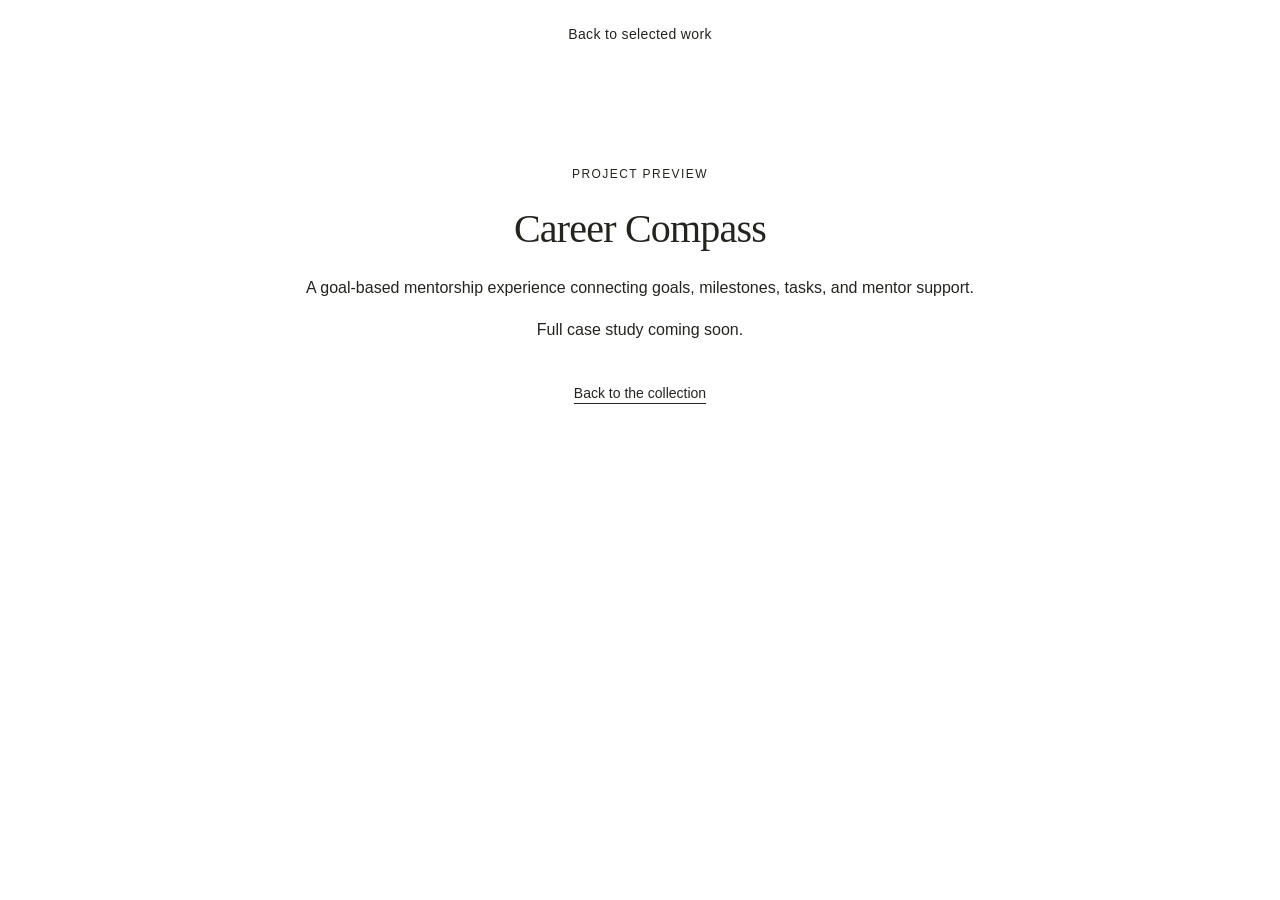
<file: career-compass.html>
<!doctype html>
<html lang="en">
<head>
  <meta charset="utf-8" />
  <meta name="viewport" content="width=device-width, initial-scale=1" />
  <title>Career Compass — Fiona Sun</title>
  <link rel="stylesheet" href="style.css" />
</head>
<body>
  <nav class="main-nav" aria-label="Main"><a href="index.html#work">Back to selected work</a></nav>
  <main class="intro">
    <p class="eyebrow">PROJECT PREVIEW</p>
    <h1>Career Compass</h1>
    <p>A goal-based mentorship experience connecting goals, milestones, tasks, and mentor support.</p>
    <p>Full case study coming soon.</p>
    <a class="artifact-project-link" href="index.html#career-compass">Back to the collection</a>
  </main>
</body>
</html>
</file>
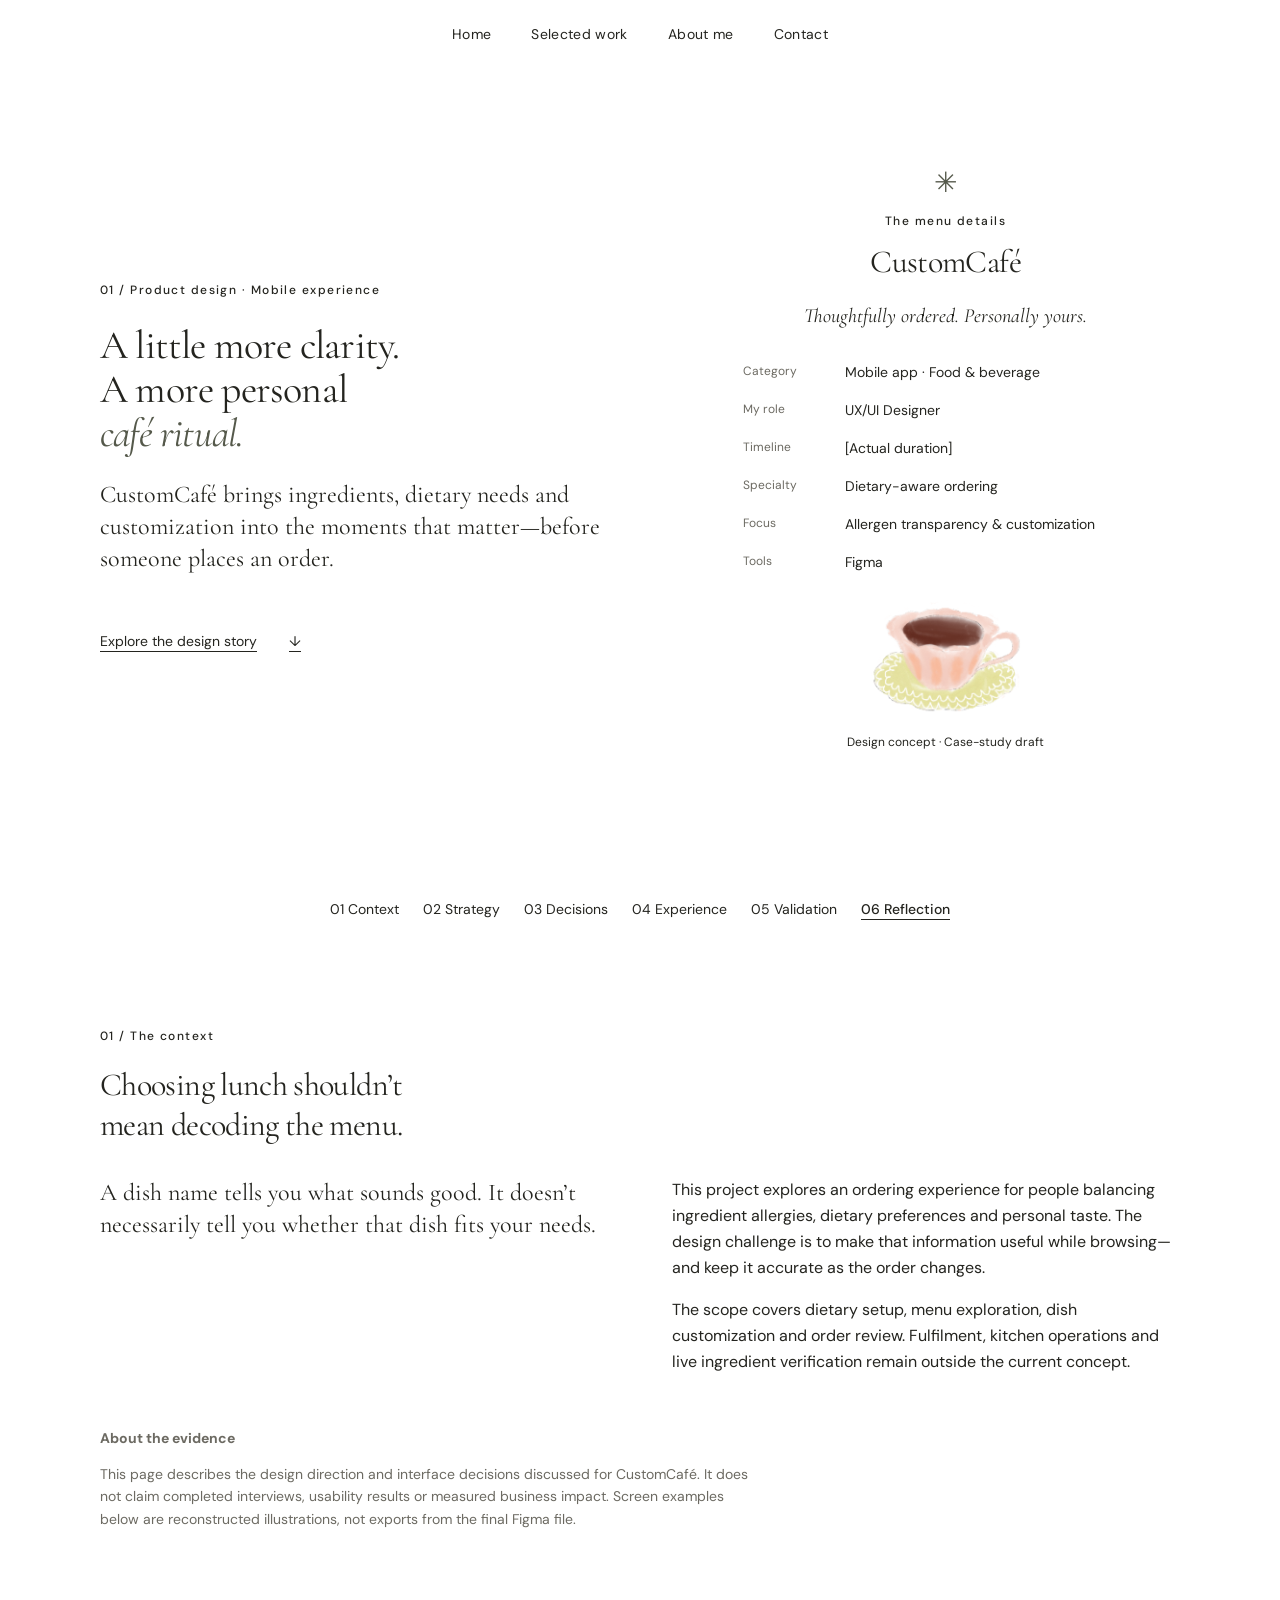
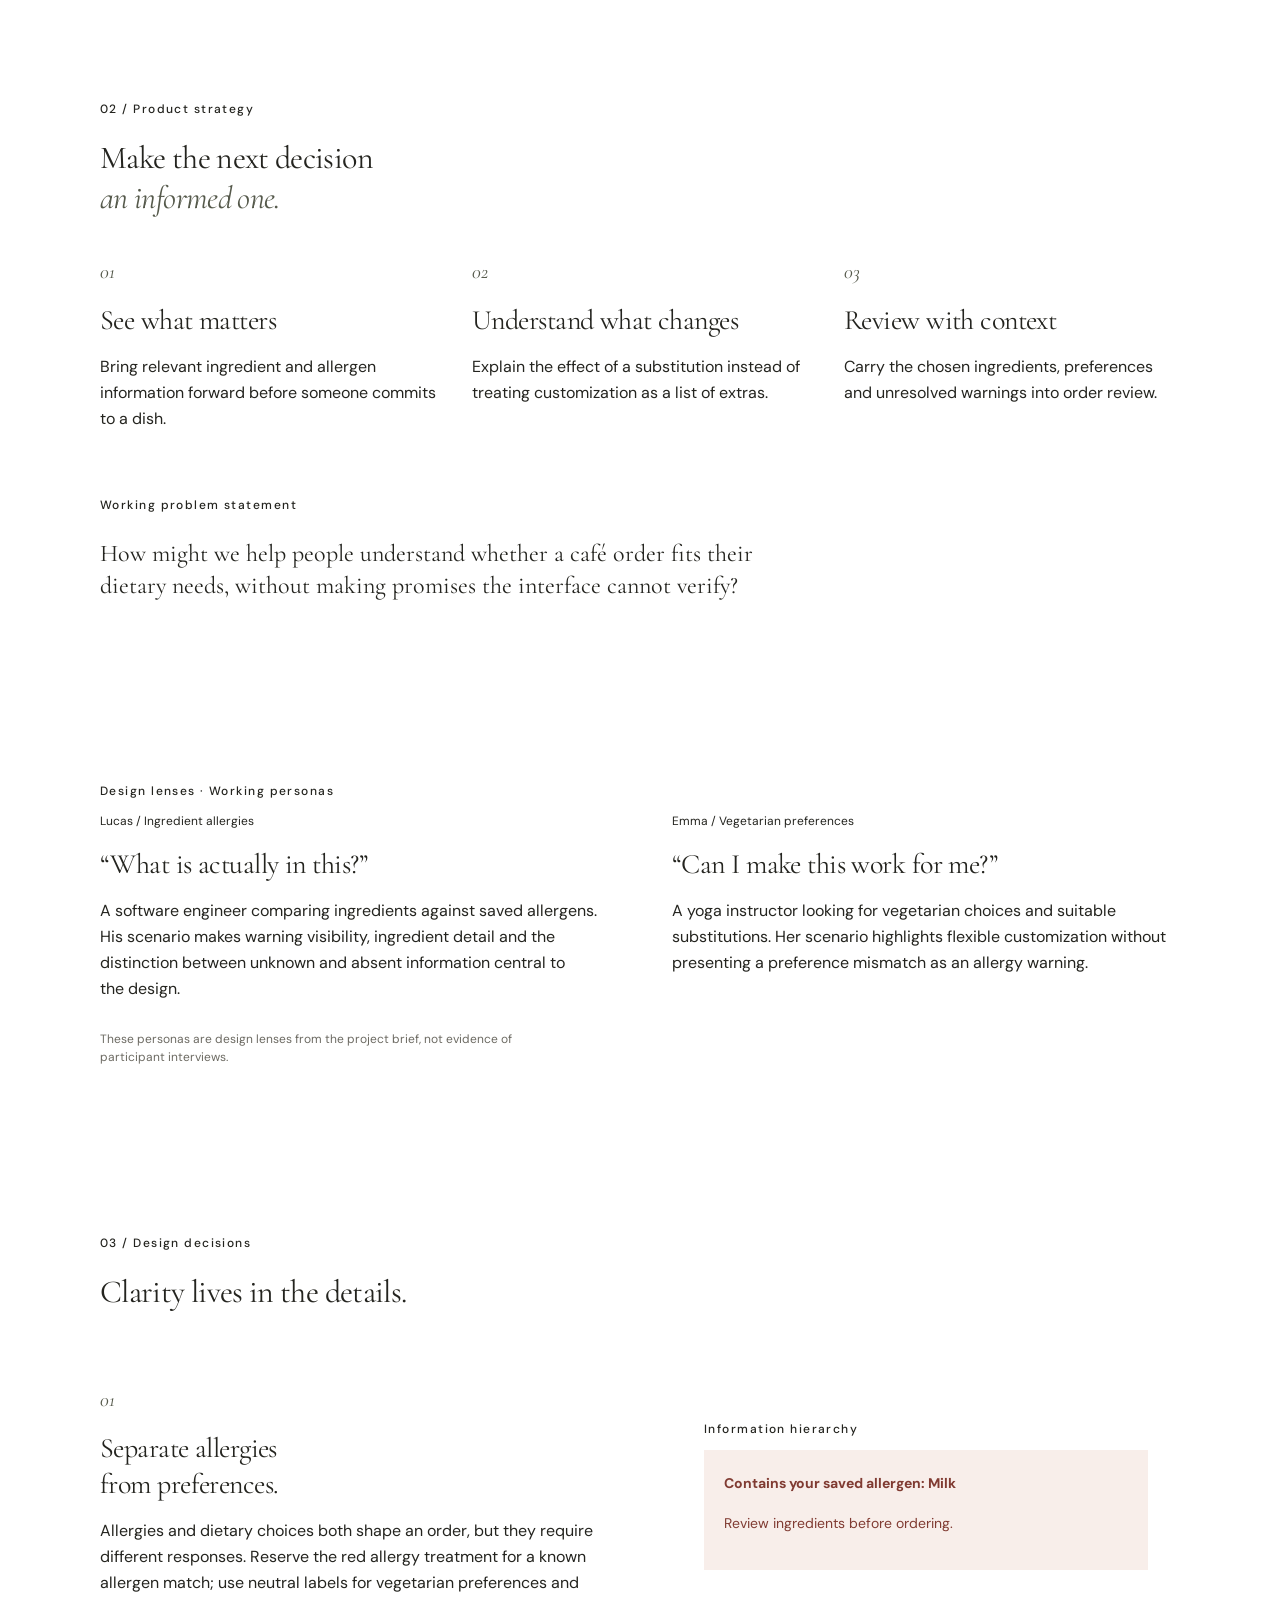
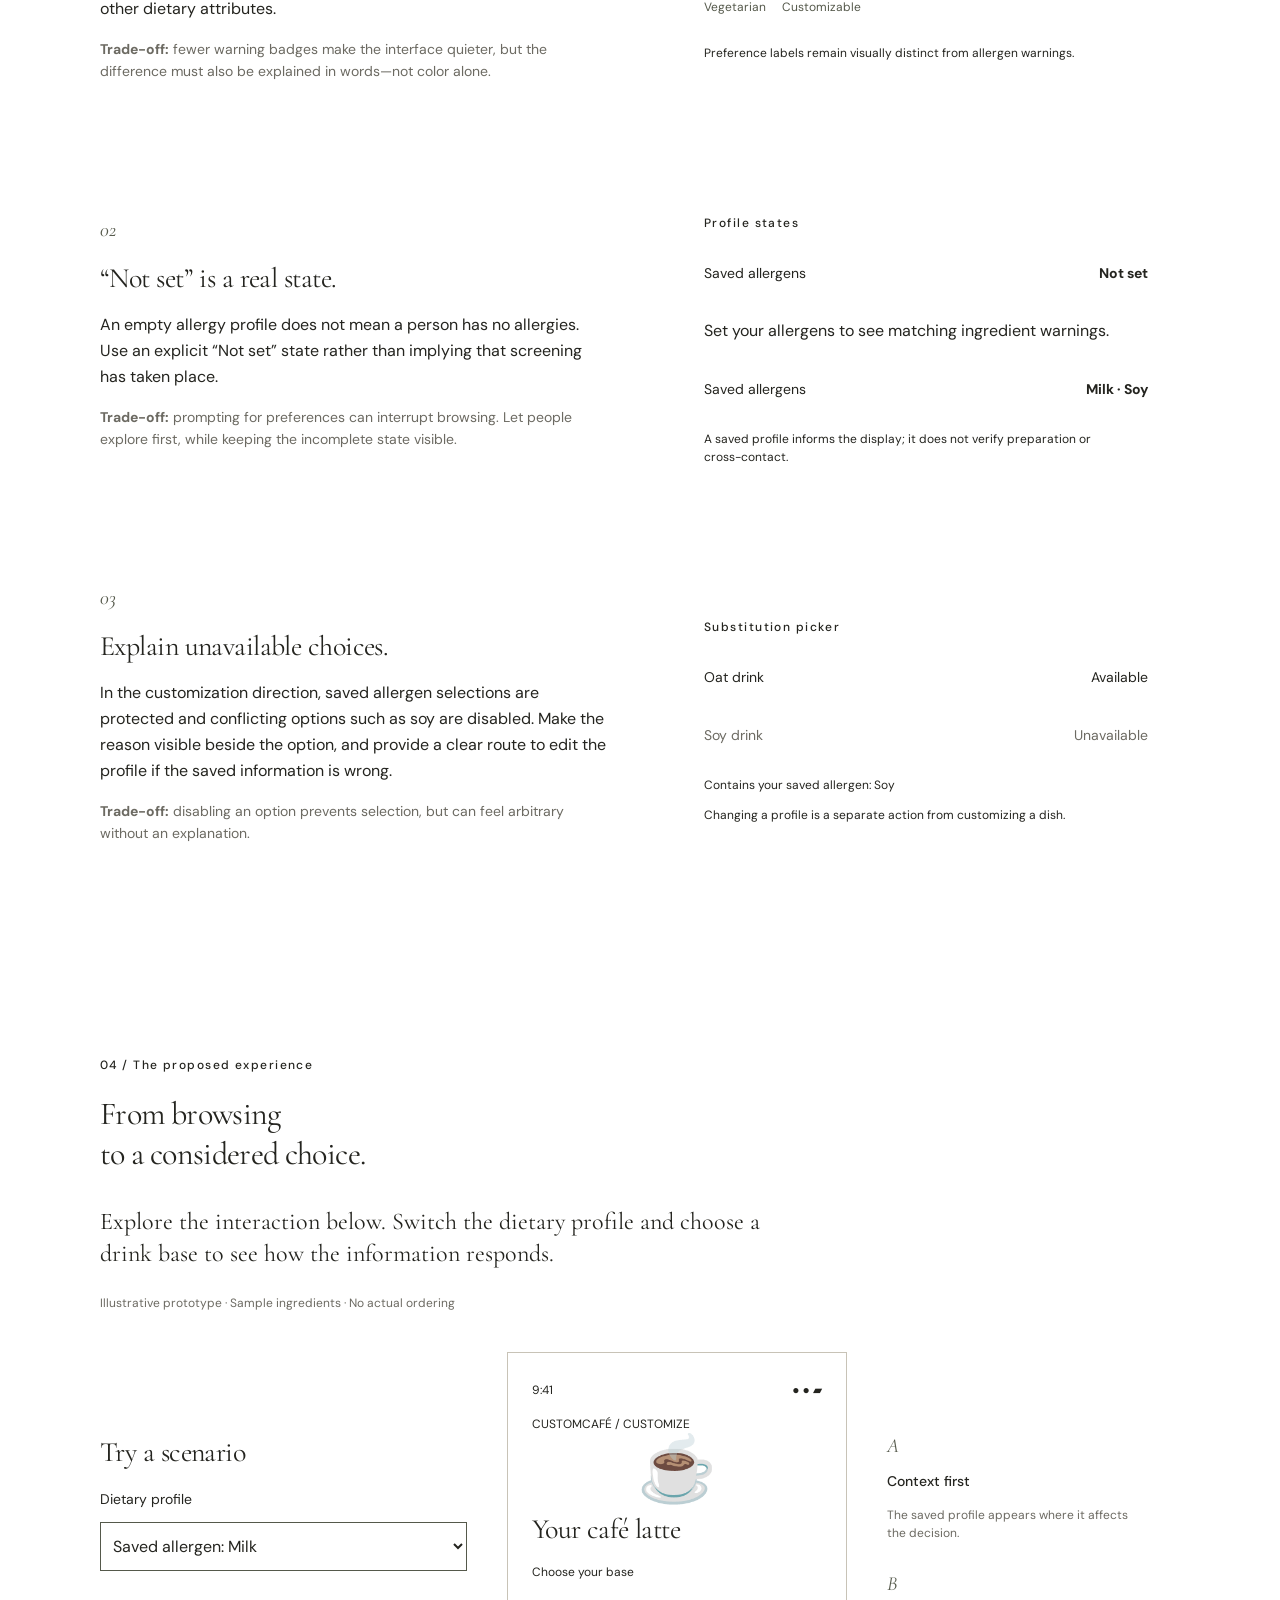
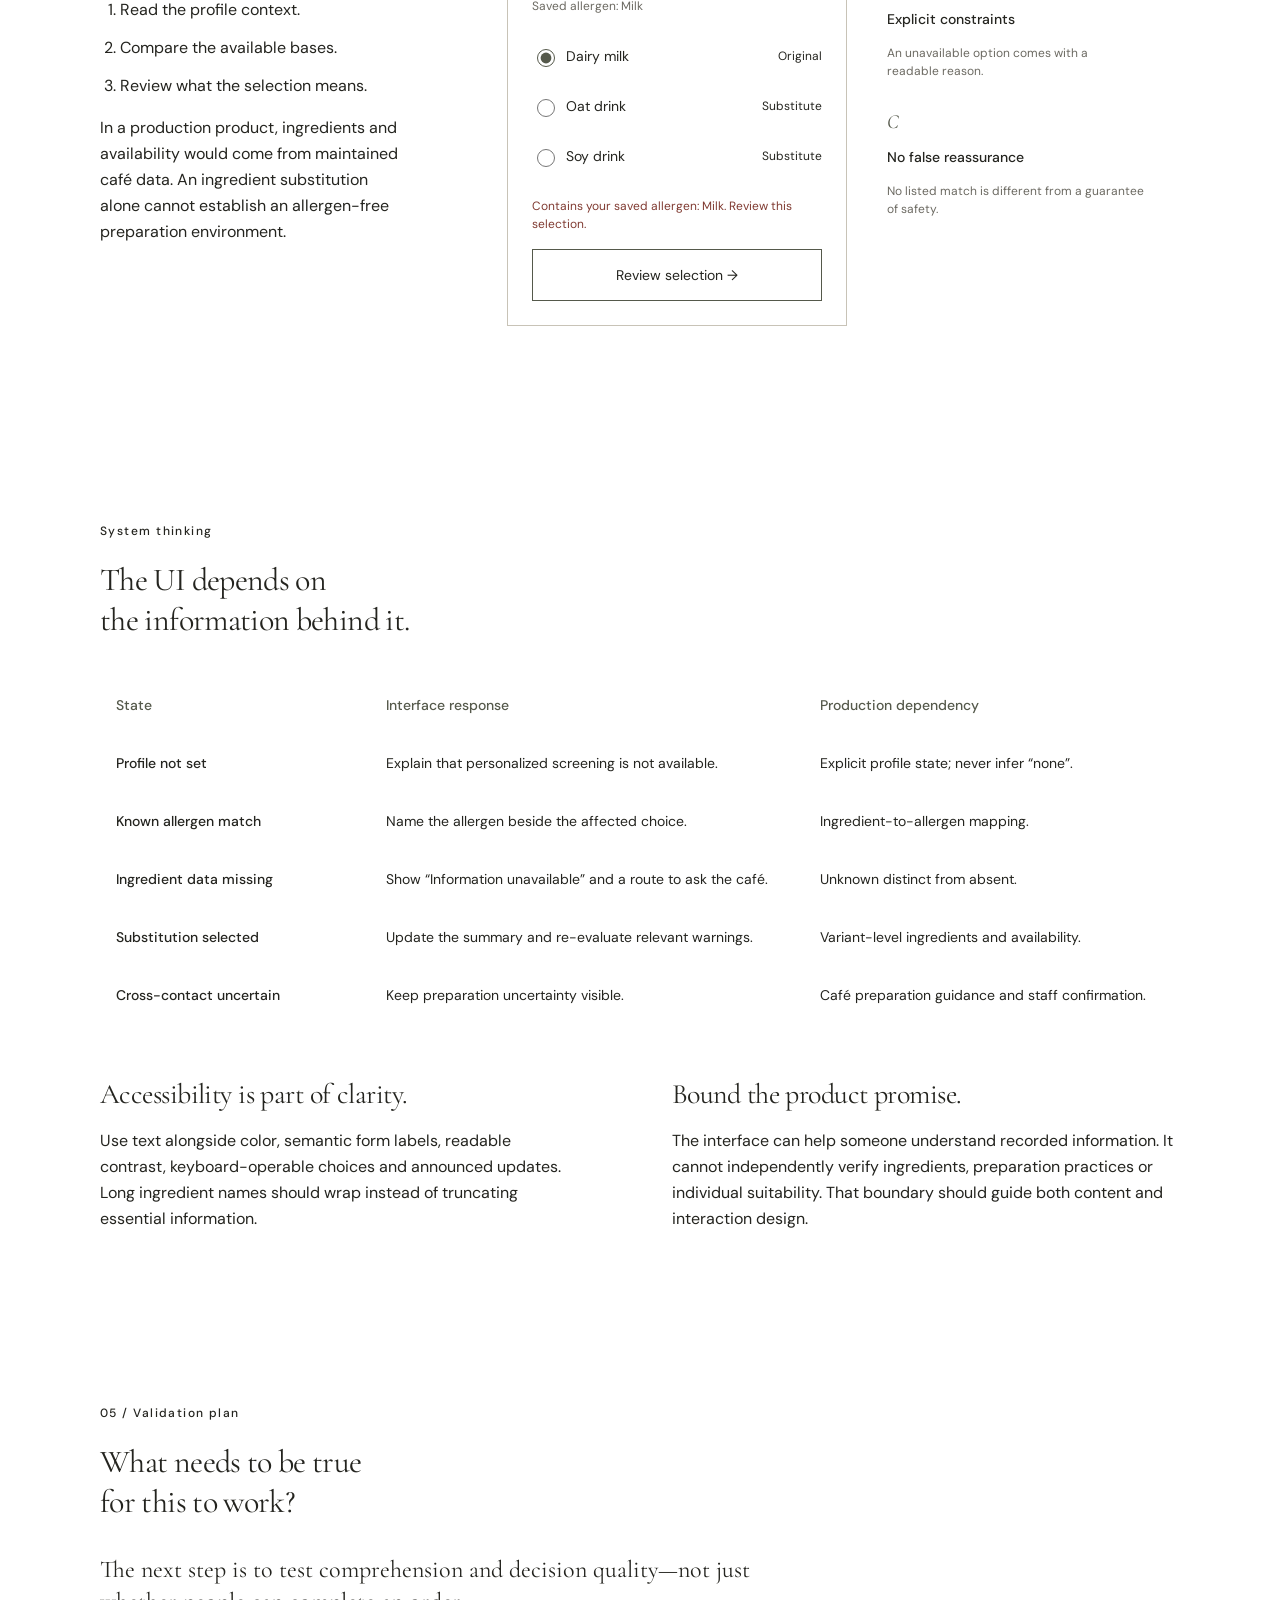
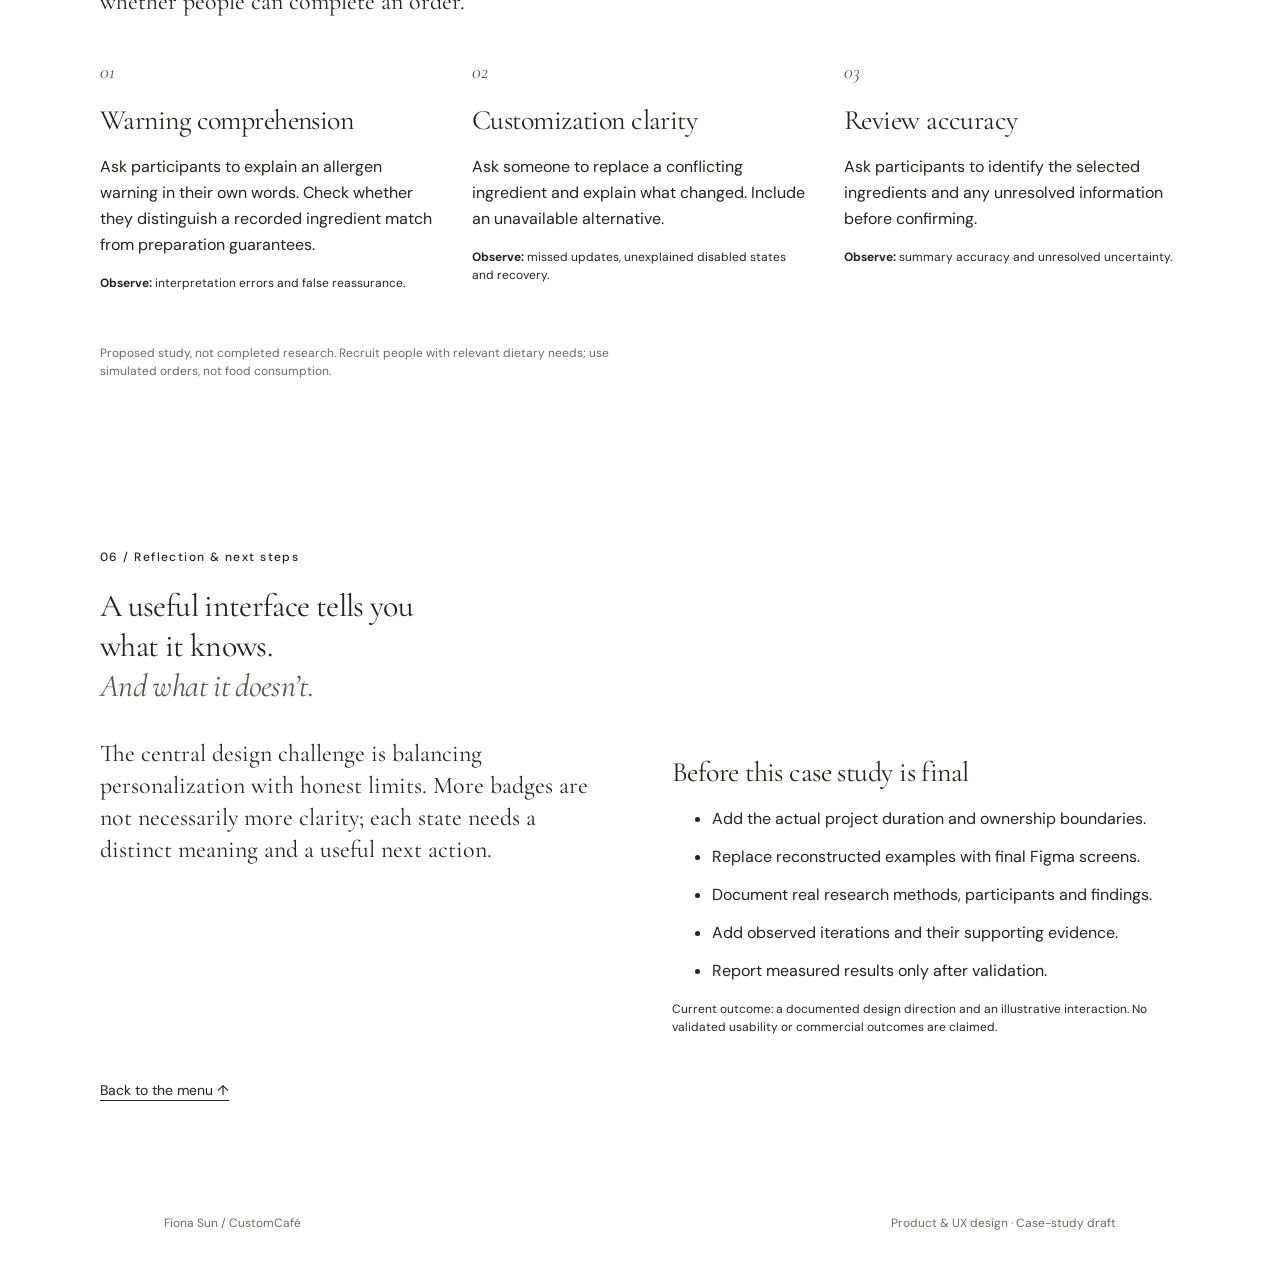
<file: custom-cafe.html>
<!doctype html><html lang="en"><head><meta charset="utf-8"><meta name="viewport" content="width=device-width,initial-scale=1"><title>CustomCafé — Fiona Sun</title><meta name="description" content="A UX case study about making ingredients, dietary preferences and customization easier to understand in café ordering."><link rel="preconnect" href="https://fonts.googleapis.com" />
    <link rel="preconnect" href="https://fonts.gstatic.com" crossorigin />
    <link
      href="https://fonts.googleapis.com/css2?family=Cormorant+Garamond:ital,wght@0,400;0,500;1,400&family=DM+Sans:wght@400;500;600&display=swap"
      rel="stylesheet"
    />
<link rel="stylesheet" href="style.css"><link rel="stylesheet" href="custom-cafe.css"></head><body class="case-study">
<a class="skip-link" href="#story">Skip to case study</a><nav class="main-nav" aria-label="Main"><a href="index.html#home">Home</a><a href="index.html#work">Selected work</a><a href="index.html#about">About me</a><a href="index.html#about">Contact</a></nav>
<main id="top" tabindex="-1"><section class="case-hero wrap"><div><p class="eyebrow">01 / Product design · Mobile experience</p><h1>A little more clarity.<br>A more personal<br><em>café ritual.</em></h1><p class="lead">CustomCafé brings ingredients, dietary needs and customization into the moments that matter—before someone places an order.</p><a class="link" href="#story">Explore the design story <span>↓</span></a></div><div class="menu"><span class="ornament">✳</span><p class="eyebrow">The menu details</p><h2>CustomCafé</h2><p class="italic">Thoughtfully ordered. Personally yours.</p><dl><div><dt>Category</dt><dd>Mobile app · Food & beverage</dd></div><div><dt>My role</dt><dd>UX/UI Designer</dd></div><div><dt>Timeline</dt><dd>[Actual duration]</dd></div><div><dt>Specialty</dt><dd>Dietary-aware ordering</dd></div><div><dt>Focus</dt><dd>Allergen transparency & customization</dd></div><div><dt>Tools</dt><dd>Figma</dd></div></dl><span class="project-cutout cutout-cafe-cup case-cup"><img src="assets/cafe-cup.png" width="1440" height="900" alt="Hand-drawn café cup"></span><p class="small">Design concept · Case-study draft</p></div></section>
<nav class="chapters" aria-label="Case study sections"><a href="#story">01 Context</a><a href="#strategy">02 Strategy</a><a href="#decisions">03 Decisions</a><a href="#experience">04 Experience</a><a href="#validation">05 Validation</a><a href="#reflection">06 Reflection</a></nav>
<section tabindex="-1" id="story" class="wrap section"><div><p class="eyebrow">01 / The context</p><h2>Choosing lunch shouldn’t<br>mean decoding the menu.</h2></div><div class="split"><p class="lead">A dish name tells you what sounds good. It doesn’t necessarily tell you whether that dish fits your needs.</p><div><p>This project explores an ordering experience for people balancing ingredient allergies, dietary preferences and personal taste. The design challenge is to make that information useful while browsing—and keep it accurate as the order changes.</p><p>The scope covers dietary setup, menu exploration, dish customization and order review. Fulfilment, kitchen operations and live ingredient verification remain outside the current concept.</p></div></div><aside class="note"><strong>About the evidence</strong><p>This page describes the design direction and interface decisions discussed for CustomCafé. It does not claim completed interviews, usability results or measured business impact. Screen examples below are reconstructed illustrations, not exports from the final Figma file.</p></aside></section>
<section id="strategy" class="section"><div class="wrap"><p class="eyebrow">02 / Product strategy</p><h2>Make the next decision<br><em>an informed one.</em></h2><div class="three"><article><span class="index">01</span><h3>See what matters</h3><p>Bring relevant ingredient and allergen information forward before someone commits to a dish.</p></article><article><span class="index">02</span><h3>Understand what changes</h3><p>Explain the effect of a substitution instead of treating customization as a list of extras.</p></article><article><span class="index">03</span><h3>Review with context</h3><p>Carry the chosen ingredients, preferences and unresolved warnings into order review.</p></article></div><div class="scope"><p class="eyebrow">Working problem statement</p><p>How might we help people understand whether a café order fits their dietary needs, without making promises the interface cannot verify?</p></div></div></section>
<section class="wrap section"><p class="eyebrow">Design lenses · Working personas</p><div class="split"><article><p class="small">Lucas / Ingredient allergies</p><h3>“What is actually in this?”</h3><p>A software engineer comparing ingredients against saved allergens. His scenario makes warning visibility, ingredient detail and the distinction between unknown and absent information central to the design.</p></article><article><p class="small">Emma / Vegetarian preferences</p><h3>“Can I make this work for me?”</h3><p>A yoga instructor looking for vegetarian choices and suitable substitutions. Her scenario highlights flexible customization without presenting a preference mismatch as an allergy warning.</p></article></div><p class="small muted">These personas are design lenses from the project brief, not evidence of participant interviews.</p></section>
<section id="decisions" class="wrap section"><p class="eyebrow">03 / Design decisions</p><h2>Clarity lives in the details.</h2><article class="decision"><div><span class="index">01</span><h3>Separate allergies<br>from preferences.</h3><p>Allergies and dietary choices both shape an order, but they require different responses. Reserve the red allergy treatment for a known allergen match; use neutral labels for vegetarian preferences and other dietary attributes.</p><p class="tradeoff"><strong>Trade-off:</strong> fewer warning badges make the interface quieter, but the difference must also be explained in words—not color alone.</p></div><div class="specimen"><p class="eyebrow">Information hierarchy</p><div class="warning"><strong>Contains your saved allergen: Milk</strong><p>Review ingredients before ordering.</p></div><div class="chips"><span>Vegetarian</span><span>Customizable</span></div><p class="small">Preference labels remain visually distinct from allergen warnings.</p></div></article>
<article class="decision"><div><span class="index">02</span><h3>“Not set” is a real state.</h3><p>An empty allergy profile does not mean a person has no allergies. Use an explicit “Not set” state rather than implying that screening has taken place.</p><p class="tradeoff"><strong>Trade-off:</strong> prompting for preferences can interrupt browsing. Let people explore first, while keeping the incomplete state visible.</p></div><div class="specimen"><p class="eyebrow">Profile states</p><div class="state"><span>Saved allergens</span><strong>Not set</strong></div><p>Set your allergens to see matching ingredient warnings.</p><div class="state"><span>Saved allergens</span><strong>Milk · Soy</strong></div><p class="small">A saved profile informs the display; it does not verify preparation or cross-contact.</p></div></article>
<article class="decision"><div><span class="index">03</span><h3>Explain unavailable choices.</h3><p>In the customization direction, saved allergen selections are protected and conflicting options such as soy are disabled. Make the reason visible beside the option, and provide a clear route to edit the profile if the saved information is wrong.</p><p class="tradeoff"><strong>Trade-off:</strong> disabling an option prevents selection, but can feel arbitrary without an explanation.</p></div><div class="specimen"><p class="eyebrow">Substitution picker</p><div class="state"><span>Oat drink</span><span>Available</span></div><div class="state disabled"><span>Soy drink</span><span>Unavailable</span></div><p class="small">Contains your saved allergen: Soy</p><p class="small">Changing a profile is a separate action from customizing a dish.</p></div></article></section>
<section id="experience" class="section"><div class="wrap"><p class="eyebrow">04 / The proposed experience</p><h2>From browsing<br>to a considered choice.</h2><p class="lead">Explore the interaction below. Switch the dietary profile and choose a drink base to see how the information responds.</p><p class="small muted">Illustrative prototype · Sample ingredients · No actual ordering</p><div class="experience"><div class="controls"><h3>Try a scenario</h3><label for="profile">Dietary profile</label><select id="profile"><option value="milk">Saved allergen: Milk</option><option value="soy">Saved allergen: Soy</option><option value="unset">Allergens not set</option></select><ol><li>Read the profile context.</li><li>Compare the available bases.</li><li>Review what the selection means.</li></ol><p>In a production product, ingredients and availability would come from maintained café data. An ingredient substitution alone cannot establish an allergen-free preparation environment.</p></div><div class="phone"><div class="phonebar">9:41 <span>● ● ▰</span></div><p class="small">CUSTOMCAFÉ / CUSTOMIZE</p><div class="drink-art" aria-hidden="true">☕</div><h3>Your café latte</h3><p class="small">Choose your base</p><div id="profileContext" class="context"></div><fieldset><legend class="sr">Drink base</legend><label class="choice"><input type="radio" name="base" value="milk" checked> Dairy milk <span>Original</span></label><label class="choice"><input type="radio" name="base" value="oat"> Oat drink <span>Substitute</span></label><label class="choice" id="soyChoice"><input type="radio" name="base" value="soy"> Soy drink <span id="soyState">Substitute</span></label></fieldset><div id="feedback" role="status" aria-live="polite"></div><button id="review">Review selection →</button><div id="reviewPanel" hidden></div></div><div class="annotations"><article><span class="index">A</span><h4>Context first</h4><p>The saved profile appears where it affects the decision.</p></article><article><span class="index">B</span><h4>Explicit constraints</h4><p>An unavailable option comes with a readable reason.</p></article><article><span class="index">C</span><h4>No false reassurance</h4><p>No listed match is different from a guarantee of safety.</p></article></div></div></div></section>
<section class="wrap section"><p class="eyebrow">System thinking</p><h2>The UI depends on<br>the information behind it.</h2><div class="tablewrap"><table><thead><tr><th>State</th><th>Interface response</th><th>Production dependency</th></tr></thead><tbody><tr><td>Profile not set</td><td>Explain that personalized screening is not available.</td><td>Explicit profile state; never infer “none”.</td></tr><tr><td>Known allergen match</td><td>Name the allergen beside the affected choice.</td><td>Ingredient-to-allergen mapping.</td></tr><tr><td>Ingredient data missing</td><td>Show “Information unavailable” and a route to ask the café.</td><td>Unknown distinct from absent.</td></tr><tr><td>Substitution selected</td><td>Update the summary and re-evaluate relevant warnings.</td><td>Variant-level ingredients and availability.</td></tr><tr><td>Cross-contact uncertain</td><td>Keep preparation uncertainty visible.</td><td>Café preparation guidance and staff confirmation.</td></tr></tbody></table></div><div class="split"><div><h3>Accessibility is part of clarity.</h3><p>Use text alongside color, semantic form labels, readable contrast, keyboard-operable choices and announced updates. Long ingredient names should wrap instead of truncating essential information.</p></div><div><h3>Bound the product promise.</h3><p>The interface can help someone understand recorded information. It cannot independently verify ingredients, preparation practices or individual suitability. That boundary should guide both content and interaction design.</p></div></div></section>
<section id="validation" class="section"><div class="wrap"><p class="eyebrow">05 / Validation plan</p><h2>What needs to be true<br>for this to work?</h2><p class="lead">The next step is to test comprehension and decision quality—not just whether people can complete an order.</p><div class="three"><article><span class="index">01</span><h3>Warning comprehension</h3><p>Ask participants to explain an allergen warning in their own words. Check whether they distinguish a recorded ingredient match from preparation guarantees.</p><p class="small"><strong>Observe:</strong> interpretation errors and false reassurance.</p></article><article><span class="index">02</span><h3>Customization clarity</h3><p>Ask someone to replace a conflicting ingredient and explain what changed. Include an unavailable alternative.</p><p class="small"><strong>Observe:</strong> missed updates, unexplained disabled states and recovery.</p></article><article><span class="index">03</span><h3>Review accuracy</h3><p>Ask participants to identify the selected ingredients and any unresolved information before confirming.</p><p class="small"><strong>Observe:</strong> summary accuracy and unresolved uncertainty.</p></article></div><p class="small muted">Proposed study, not completed research. Recruit people with relevant dietary needs; use simulated orders, not food consumption.</p></div></section>
<section id="reflection" class="wrap section"><p class="eyebrow">06 / Reflection & next steps</p><h2>A useful interface tells you<br>what it knows.<br><em>And what it doesn’t.</em></h2><div class="split"><p class="lead">The central design challenge is balancing personalization with honest limits. More badges are not necessarily more clarity; each state needs a distinct meaning and a useful next action.</p><div><h3>Before this case study is final</h3><ul><li>Add the actual project duration and ownership boundaries.</li><li>Replace reconstructed examples with final Figma screens.</li><li>Document real research methods, participants and findings.</li><li>Add observed iterations and their supporting evidence.</li><li>Report measured results only after validation.</li></ul><p class="small">Current outcome: a documented design direction and an illustrative interaction. No validated usability or commercial outcomes are claimed.</p></div></div><a class="link" href="#top">Back to the menu ↑</a></section></main><footer class="wrap"><span>Fiona Sun / CustomCafé</span><span>Product & UX design · Case-study draft</span></footer><script src="custom-cafe.js"></script></body></html>
</file>
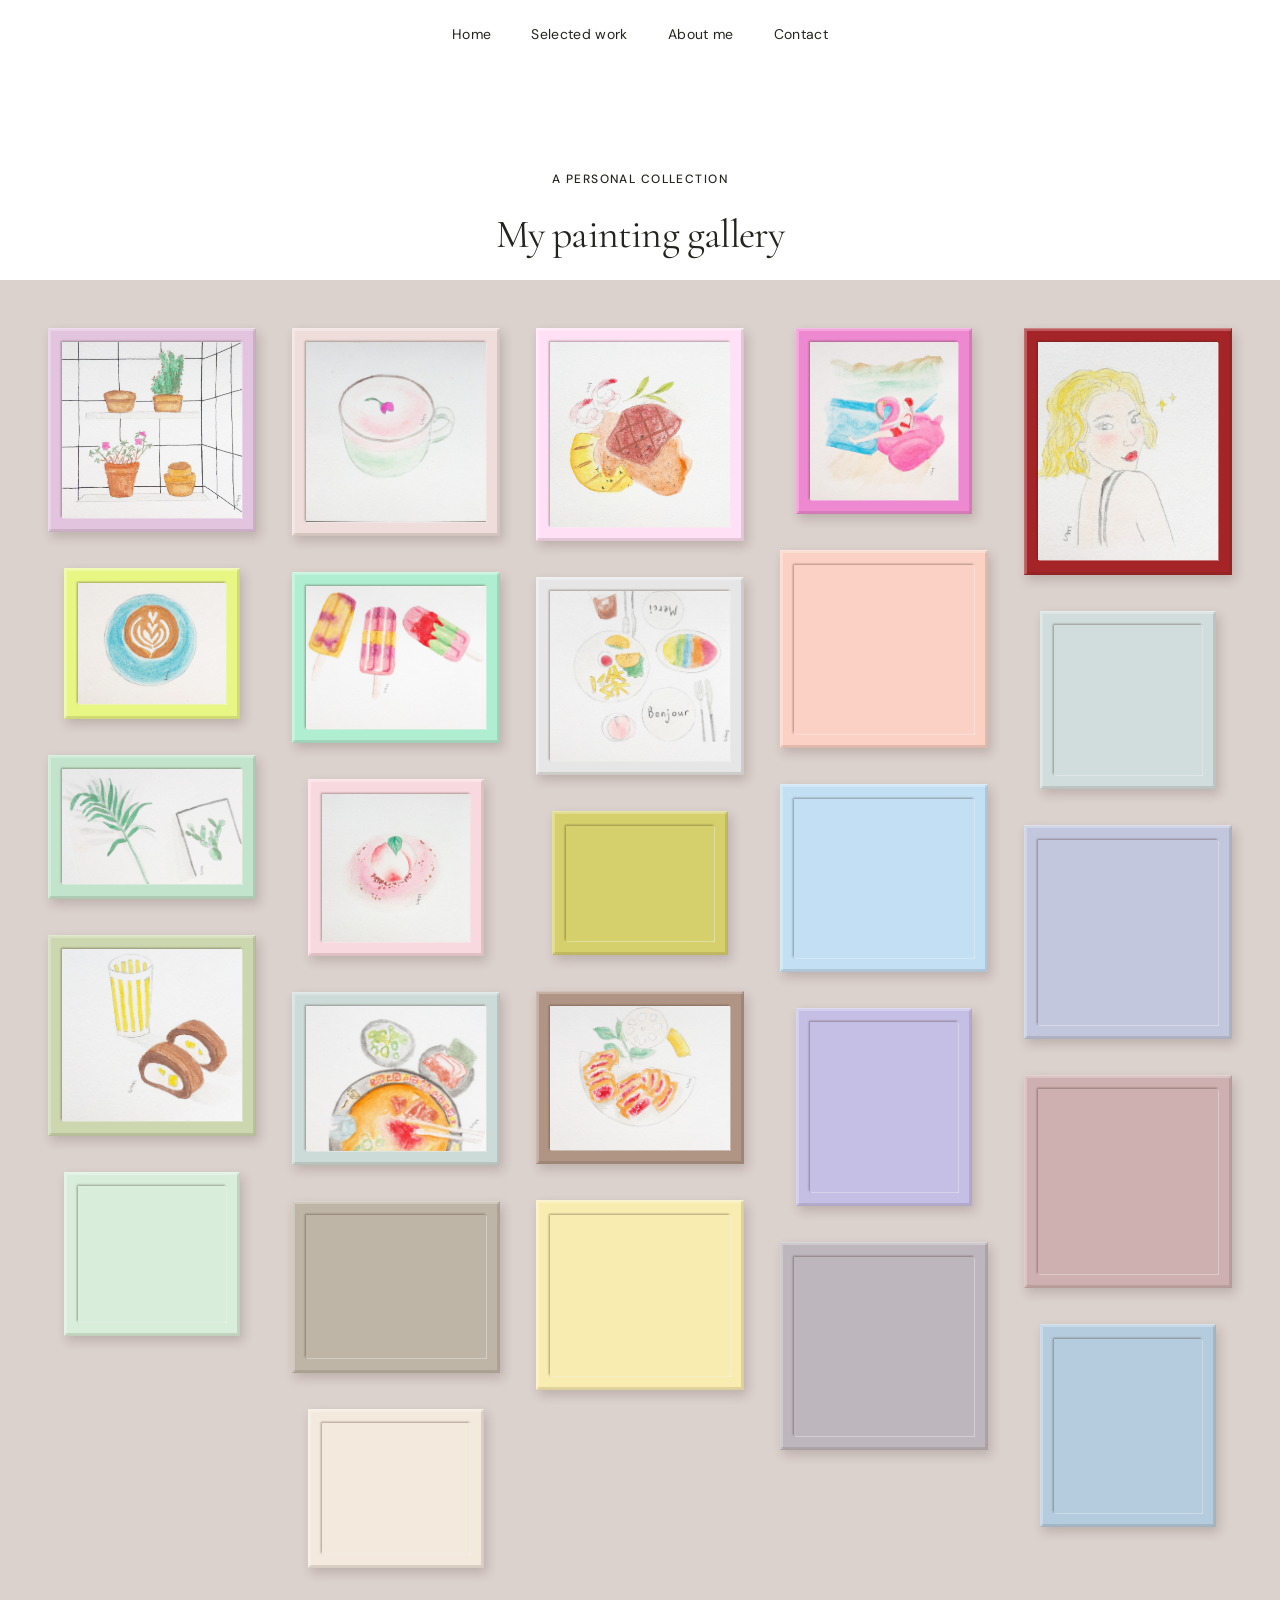
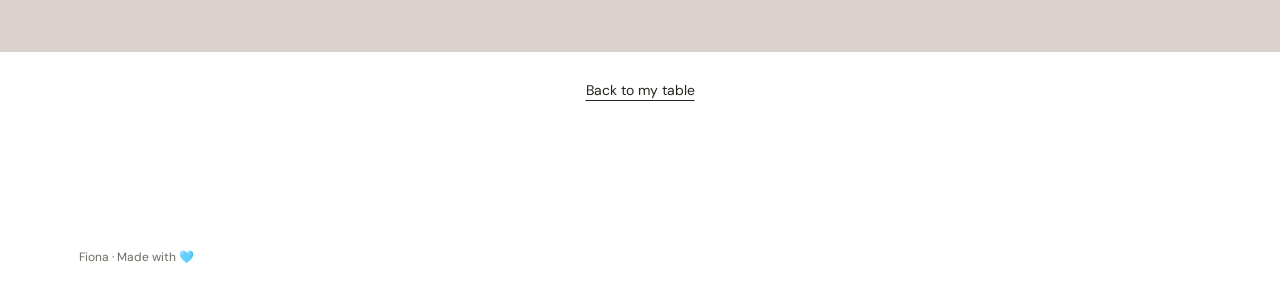
<file: paintings.html>
<!doctype html>
<html lang="en">
<head>
  <meta charset="utf-8" />
  <meta name="viewport" content="width=device-width, initial-scale=1" />
  <title>Painting gallery — Fiona Sun</title>
  <meta name="description" content="A personal collection of paintings by Fiona Sun." />
  <link rel="preconnect" href="https://fonts.googleapis.com" />
  <link rel="preconnect" href="https://fonts.gstatic.com" crossorigin />
  <link href="https://fonts.googleapis.com/css2?family=Cormorant+Garamond:ital,wght@0,400;0,500;1,400&family=DM+Sans:wght@400;500;600&display=swap" rel="stylesheet" />
  <link rel="stylesheet" href="style.css" />
  <style>
    #gallery {
      max-width: none;
      padding-inline: 0;
    }

    .painting-wall {
      columns: 5;
      column-gap: clamp(12px, 3vw, 36px);
      padding: clamp(16px, 4vw, 48px);
      background: #DBD1CD;
    }

    .painting-frame {
      /* Atomic items prevent frame shadows fragmenting across Safari columns. */
      display: inline-block;
      vertical-align: top;
      -webkit-column-break-inside: avoid;
      box-sizing: border-box;
      width: 100%;
      height: auto;
      margin: 0 auto clamp(16px, 3vw, 36px);
      --wall-shadow: 3px 5px 10px #38261930;
      padding: clamp(8px, 1.05vw, 15px);
      background-color: var(--frame-color, #E6E6E6);
      border: 1px solid #38261926;
      border-top-color: #ffffff70;
      border-left-color: #ffffff55;
      box-shadow:
        inset 2px 2px 0 #ffffff40,
        inset -2px -2px 0 #38261922,
        var(--wall-shadow);
      break-inside: avoid;
    }

    .painting-frame img {
      display: block;
      width: 100%;
      height: auto;
      box-shadow: -1px -1px 2px #38261966, 1px 1px 0 #ffffff66;
    }

    .painting-frame:nth-child(3n + 2) {
      width: 85%;
    }

    @media (hover: hover) and (pointer: fine) and (prefers-reduced-motion: no-preference) {
      .painting-frame {
        transform-origin: 50% 12%;
        transition: transform 350ms cubic-bezier(.2, .7, .2, 1),
                    box-shadow 350ms ease;
      }

      .painting-frame:hover {
        position: relative;
        z-index: 1;
        --wall-shadow: 4px 9px 15px #38261945;
      }

      /* Different gestures repeat across the wall. */
      .painting-frame:nth-child(4n + 1):hover {
        transform: translateY(-3px) rotate(-2deg);
      }

      .painting-frame:nth-child(4n + 2):hover {
        transform: translateY(-3px) rotate(2deg);
      }

      .painting-frame:nth-child(4n + 3):hover {
        transform: translateY(-5px) scale(1.025);
        transform-origin: center;
      }

      .painting-frame:nth-child(4n):hover {
        animation: painting-sway 700ms ease-in-out;
      }

      @keyframes painting-sway {
        0%, 100% { transform: rotate(0deg); }
        25% { transform: rotate(-2deg); }
        55% { transform: rotate(1.5deg); }
        80% { transform: rotate(-.6deg); }
      }
    }

    @media (max-width: 720px) {
      .painting-wall { columns: 2; }
    }
  </style>
</head>
<body>
  <a class="skip-link" href="#gallery">Skip to gallery</a>
  <nav class="main-nav" aria-label="Main">
    <a href="index.html#home">Home</a>
    <a href="index.html#work">Selected work</a>
    <a href="index.html#about">About me</a>
    <a href="index.html#about">Contact</a>
  </nav>
  <main id="gallery" class="art-section">
    <p class="eyebrow">A PERSONAL COLLECTION</p>
    <h1>My painting gallery</h1>
    <div class="painting-wall">
      <figure class="painting-frame" style="--frame-color: #E2C4DF;">
        <img src="assets/paintings/w1.png" alt="Potted plants against a tiled wall" width="2845" height="2786" style="aspect-ratio: 2845 / 2786;" decoding="async" />
      </figure>
      <figure class="painting-frame" style="--frame-color: #E8F784;">
        <img src="assets/paintings/w2.png" alt="Latte art in a blue cup" width="2807" height="2309" style="aspect-ratio: 2807 / 2309;" decoding="async" />
      </figure>
      <figure class="painting-frame" style="--frame-color: #C3E4CC;">
        <img src="assets/paintings/w3.png" alt="Palm leaves and a framed botanical study" width="3002" height="1929" loading="lazy" style="aspect-ratio: 3002 / 1929;" decoding="async" />
      </figure>
      <figure class="painting-frame" style="--frame-color: #CCD6AF;">
        <img src="assets/paintings/w4.png" alt="A striped glass beside two sliced rolls" width="2990" height="2872" loading="lazy" style="aspect-ratio: 2990 / 2872;" decoding="async" />
      </figure>
      <figure class="painting-frame" style="--frame-color: #D8EDDA;">
        <img src="assets/paintings/w5.png" alt="Pink round sweets with green centers" width="2725" height="2500" loading="lazy" style="aspect-ratio: 2725 / 2500;" decoding="async" />
      </figure>
      <figure class="painting-frame" style="--frame-color: #EEDDDB;">
        <img src="assets/paintings/w6.png" alt="A pale green cup with a pink flower" width="3024" height="3024" loading="lazy" style="aspect-ratio: 3024 / 3024;" decoding="async" />
      </figure>
      <figure class="painting-frame" style="--frame-color: #B0EED2;">
        <img src="assets/paintings/w7.png" alt="Three colorful ice pops" width="3003" height="2386" loading="lazy" style="aspect-ratio: 3003 / 2386;" decoding="async" />
      </figure>
      <figure class="painting-frame" style="--frame-color: #F9D9E0;">
        <img src="assets/paintings/w8.png" alt="A pink dessert topped with a strawberry" width="3024" height="3024" loading="lazy" style="aspect-ratio: 3024 / 3024;" decoding="async" />
      </figure>
      <figure class="painting-frame" style="--frame-color: #CDDBD8;">
        <img src="assets/paintings/w9.png" alt="A bowl of noodle soup and side dishes" width="3024" height="2433" loading="lazy" style="aspect-ratio: 3024 / 2433;" decoding="async" />
      </figure>
      <figure class="painting-frame" style="--frame-color: #BEB5A7;">
        <img src="assets/paintings/w10.png" alt="Three fried eggs on a plate" width="2985" height="2384" loading="lazy" style="aspect-ratio: 2985 / 2384;" decoding="async" />
      </figure>
      <figure class="painting-frame" style="--frame-color: #F3E9DD;">
        <img src="assets/paintings/w11.png" alt="Tomatoes and red ingredients on a cutting board" width="3020" height="2664" loading="lazy" style="aspect-ratio: 3020 / 2664;" decoding="async" />
      </figure>
      <figure class="painting-frame" style="--frame-color: #FFE0F5;">
        <img src="assets/paintings/w12.png" alt="A waffle and fruit on a plate" width="2840" height="2919" loading="lazy" style="aspect-ratio: 2840 / 2919;" decoding="async" />
      </figure>
      <figure class="painting-frame" style="--frame-color: #E6E6E6;">
        <img src="assets/paintings/w13.png" alt="A breakfast table with illustrated dishes" width="2939" height="2780" loading="lazy" style="aspect-ratio: 2939 / 2780;" decoding="async" />
      </figure>
      <figure class="painting-frame" style="--frame-color: #D5D06C;">
        <img src="assets/paintings/w14.png" alt="A plate of yellow pastries" width="2908" height="2261" loading="lazy" style="aspect-ratio: 2908 / 2261;" decoding="async" />
      </figure>
      <figure class="painting-frame" style="--frame-color: #B09585;">
        <img src="assets/paintings/w15.png" alt="Striped pastries with citrus and leaves" width="3001" height="2414" loading="lazy" style="aspect-ratio: 3001 / 2414;" decoding="async" />
      </figure>
      <figure class="painting-frame" style="--frame-color: #F9ECB0;">
        <img src="assets/paintings/w16.png" alt="A pink strawberry cake with a slice removed" width="2994" height="2698" loading="lazy" style="aspect-ratio: 2994 / 2698;" decoding="async" />
      </figure>
      <figure class="painting-frame" style="--frame-color: #EE88D0;">
        <img src="assets/paintings/w17.png" alt="Pink flowers beside a blue window" width="2814" height="2998" loading="lazy" style="aspect-ratio: 2814 / 2998;" decoding="async" />
      </figure>
      <figure class="painting-frame" style="--frame-color: #FBD1C5;">
        <img src="assets/paintings/w18.png" alt="A pale cat resting with its eyes closed" width="2752" height="2593" loading="lazy" style="aspect-ratio: 2752 / 2593;" decoding="async" />
      </figure>
      <figure class="painting-frame" style="--frame-color: #C2DFF4;">
        <img src="assets/paintings/w19.png" alt="A wide-eyed orange and white cat" width="3012" height="2673" loading="lazy" style="aspect-ratio: 3012 / 2673;" decoding="async" />
      </figure>
      <figure class="painting-frame" style="--frame-color: #C5BFE5;">
        <img src="assets/paintings/w20.png" alt="A cat wearing a striped garment" width="2621" height="3005" loading="lazy" style="aspect-ratio: 2621 / 3005;" decoding="async" />
      </figure>
      <figure class="painting-frame" style="--frame-color: #BEB6BD;">
        <img src="assets/paintings/w21.png" alt="Profile portrait with pink hair" width="3024" height="3024" loading="lazy" style="aspect-ratio: 3024 / 3024;" decoding="async" />
      </figure>
      <figure class="painting-frame" style="--frame-color: #A52427;">
        <img src="assets/paintings/w22.png" alt="Portrait with short blonde hair" width="2448" height="2979" loading="lazy" style="aspect-ratio: 2448 / 2979;" decoding="async" />
      </figure>
      <figure class="painting-frame" style="--frame-color: #D1DDDC;">
        <img src="assets/paintings/w23.png" alt="Portrait with long auburn hair" width="2732" height="2765" loading="lazy" style="aspect-ratio: 2732 / 2765;" decoding="async" />
      </figure>
      <figure class="painting-frame" style="--frame-color: #C2C7DD;">
        <img src="assets/paintings/w24.png" alt="Portrait with a blue bob" width="2679" height="2762" loading="lazy" style="aspect-ratio: 2679 / 2762;" decoding="async" />
      </figure>
      <figure class="painting-frame" style="--frame-color: #CDB0AF;">
        <img src="assets/paintings/w25.png" alt="Portrait in a dotted blouse" width="2822" height="2903" loading="lazy" style="aspect-ratio: 2822 / 2903;" decoding="async" />
      </figure>
      <figure class="painting-frame" style="--frame-color: #B5CCDE;">
        <img src="assets/paintings/w26.png" alt="Portrait with a short bob and a red heart" width="2486" height="2925" loading="lazy" style="aspect-ratio: 2486 / 2925;" decoding="async" />
      </figure>
    </div>
    <p><a class="case-study-link" href="index.html#about">Back to my table</a></p>
  </main>
  <footer><span>Fiona · Made with 🩵</span></footer>
  <script>
    const paintingSound = new Audio("assets/sounds/painting.mp3");
    paintingSound.preload = "none";
    paintingSound.volume = 0.2;
    let lastPaintingSoundAt = -Infinity;

    document.querySelectorAll(".painting-frame").forEach((frame) => {
      frame.addEventListener("pointerenter", (event) => {
        if (event.pointerType !== "mouse" || document.hidden) return;

        const now = performance.now();
        if (now - lastPaintingSoundAt < 250) return;
        lastPaintingSoundAt = now;

        paintingSound.currentTime = 0;
        // Some browsers block hover audio before the visitor interacts.
        paintingSound.play().catch(() => {});
      });
    });

    document.addEventListener("visibilitychange", () => {
      if (document.hidden) paintingSound.pause();
    });
  </script>
</body>
</html>
</file>
<file: style.css>
/* 1. Design tokens and base */
:root {
  /* Exact type scale; rem values respect browser text preferences. */
  --type-h1: 2.5rem;
  --type-h1-line: 2.75rem;
  --type-h2: 2rem;
  --type-h2-line: 2.5rem;
  --type-h3: 1.75rem;
  --type-h3-line: 2.25rem;
  --type-lead: 1.5rem;
  --type-lead-line: 2rem;
  --type-body: 1rem;
  --type-body-line: 1.625rem;
  --type-ui: 0.875rem;
  --type-ui-line: 1.25rem;
  --type-small: 0.75rem;
  --type-small-line: 1.125rem;

  --ink: #24241f;
  --paper: #ffffff;
  --muted: #6c6a62;
  --accent: #55594b;
  --line: #c8c3b7;
  --font-body: "DM Sans", Arial, sans-serif;
  --font-heading: "Cormorant Garamond", Georgia, serif;
}
* {
  box-sizing: border-box;
}
html {
  scroll-behavior: smooth;
  scroll-padding-top: 24px;
}
body {
  margin: 0;
  background: var(--paper);
  color: var(--ink);
  font-family: var(--font-body);
  font-size: var(--type-body);
  line-height: var(--type-body-line);
}
a {
  color: inherit;
  text-underline-offset: 5px;
}
a:focus-visible {
  outline: 2px solid var(--accent);
  outline-offset: 5px;
}
h1,
h2,
h3 {
  font-family: var(--font-heading);
  font-weight: 400;
  line-height: var(--type-h3-line);
  letter-spacing: -0.02em;
  text-wrap: balance;
  font-size: var(--type-h3);
}
h1 {
  font-size: var(--type-h1);
  margin: 24px 0;
  line-height: var(--type-h1-line);
}
h1 em {
  font-weight: 400;
}
h2 {
  font-size: var(--type-h2);
  margin: 20px 0 32px;
  line-height: var(--type-h2-line);
}
h3 {
  font-size: var(--type-h3);
  margin: 16px 0;
}
p {
  text-wrap: pretty;
}
.eyebrow {
  font-size: var(--type-small);
  font-weight: 500;
  letter-spacing: 0.12em;
  line-height: var(--type-small-line);
}
.skip-link {
  position: absolute;
  left: 16px;
  top: 12px;
  z-index: 30;
  transform: translateY(-180%);
  padding: 10px 16px;
  background: var(--paper);
}
.skip-link:focus {
  transform: translateY(0);
}
/* 2. Main navigation */
.main-nav {
  position: relative;
  top: 0;
  left: 0;
  right: 0;
  z-index: 20;
  display: flex;
  align-items: center;
  justify-content: center;
  gap: 32px;
  min-height: 64px;
  padding: 12px 16px;
}
.main-nav a {
  display: inline-flex;
  align-items: center;
  min-height: 44px;
  padding: 4px;
  text-decoration: none;
  font-size: var(--type-ui);
  letter-spacing: 0.025em;
  line-height: var(--type-ui-line);
}
.main-nav a:is(:hover, [aria-current="location"]) {
  text-decoration: underline;
  text-decoration-thickness: 1px;
}
.main-nav a[aria-current="location"] {
  font-weight: 500;
}
/* 3. Full-canvas Procreate layers, all in the same 1440 × 900 coordinates. */
.hero {
  width: 100%;
  margin: 0;
  padding: 0;
}
.scene-frame {
  position: relative;
  width: 100%;
  height: auto;
  aspect-ratio: 1440 / 900;
  margin: 0;
  padding: 0;
  overflow: hidden;
}
.scene-canvas {
  position: absolute;
  width: 1440px;
  height: 900px;
  left: 50%;
  top: 50%;
  transform: translate(-50%, -50%) scale(var(--scene-scale, 1));
  transform-origin: center;
  visibility: hidden;
}
.scene-canvas.is-sized {
  visibility: visible;
}
.scene-image {
  position: absolute;
  inset: 0;
  width: 100%;
  height: 100%;
  display: block;
  pointer-events: none;
}
.scene-object {
  position: absolute;
  inset: 0;
  display: block;
  pointer-events: none;
}
.scene-object:is(:hover, :focus-visible) {
  z-index: 2;
}
.object-hit {
  position: absolute;
  left: var(--hit-left);
  top: var(--hit-top);
  width: var(--hit-width);
  height: var(--hit-height);
  pointer-events: auto;
  cursor: pointer;
}
.scene-object:focus-visible {
  outline: none;
}
.scene-object:focus-visible .object-hit {
  outline: 2px solid var(--accent);
  outline-offset: 4px;
}
.object-effect,
.object-label {
  opacity: 0;
  transition: opacity 0.65s ease;
}
.scene-object:is(:hover, :focus-visible) :is(.object-effect, .object-label) {
  opacity: 1;
}
.scene-compass .object-effect {
  opacity: 1;
  transform-origin: 63.784722% 46.277778%;
}
.scene-compass:is(:hover, :focus-visible) .object-effect {
  animation: needle-turn 1.4s ease-in-out both;
}
@keyframes needle-turn {
  from {
    transform: rotate(0deg);
  }
  to {
    transform: rotate(360deg);
  }
}
.scene-bracelet .object-effect {
  transform-origin: 75.763889% 55.5%;
}
.scene-bracelet:is(:hover, :focus-visible) .object-effect {
  animation: star-shine 0.9s ease both;
}
@keyframes star-shine {
  0% {
    opacity: 0;
    transform: scale(0.85);
  }
  60% {
    opacity: 1;
    transform: scale(1.08);
  }
  100% {
    opacity: 1;
    transform: scale(1);
  }
}
/* Swing the painting gently around its top-centre hanging point. */
.scene-painting .object-base {
  transform-origin: 85.868056% 5.444444%;
  transition: transform 0.4s cubic-bezier(0.2, 0.7, 0.2, 1);
}
.scene-painting:is(:hover, :focus-visible) .object-base {
  transform: rotate(-5deg);
}
.scene-laptop .object-base {
  transform-origin: 45.625% 41.666667%;
  transition: transform 0.4s cubic-bezier(0.2, 0.7, 0.2, 1);
}
.scene-laptop:is(:hover, :focus-visible) .object-base {
  transform: scale(1.18);
}
/* ENVELOPE — reveal the address from left to right.
   Coordinates account for the PNG's full 1440 × 900 canvas. */

.scene-envelope .object-effect {
  opacity: 1;
  transform: none;
  clip-path: inset(0 77% 0 23%);
  transition: clip-path 1s ease-in-out;
}

.scene-envelope:is(:hover, :focus-visible) .object-effect {
  opacity: 1;
  transform: none;
  clip-path: inset(0 64% 0 23%);
}


/* CAFÉ CUP — heart floats upward and gently grows.
   Transform origin stays near the cup within the full canvas. */

.scene-cup .object-effect {
  opacity: 0;
  transform-origin: 63% 61%;
  transform: translateY(8px) scale(0.85);
  transition:
    opacity 0.6s ease,
    transform 0.75s cubic-bezier(0.22, 1, 0.36, 1);
}

.scene-cup:is(:hover, :focus-visible) .object-effect {
  opacity: 1;
  transform: translateY(0) scale(1);
}

/* Replace the held hover pose with two gentle movements */
.scene-book:is(:hover, :focus-visible, :focus-within) .object-effect {
  transform: none;
  animation: pen-wiggle 0.4s ease-in-out 2;
}

@keyframes pen-wiggle {
  0%, 100% {
    transform: translateY(0) rotate(0deg);
  }

  50% {
    transform: translateY(-4px) rotate(-3deg);
  }
}

@media (prefers-reduced-motion: reduce) {
  .scene-book:is(:hover, :focus-visible, :focus-within) .object-effect {
    animation: none;
    transform: none;
  }
}

/* Touchscreens — show both effects without requiring hover. */
@media (hover: none) {
  .scene-envelope .object-effect {
    opacity: 1;
    clip-path: none;
    transform: none;
  }

  .scene-cup .object-effect {
    opacity: 1;
    transform: none;
  }
}

/* Reduced motion — reveal immediately, without movement. */
@media (prefers-reduced-motion: reduce) {
  .scene-envelope .object-effect,
  .scene-cup .object-effect {
    transition: none;
  }

  .scene-cup .object-effect {
    transform: none;
  }
}
/* 6. Main page sections */
.intro {
  max-width: 900px;
  margin: 0 auto;
  padding: 85px 24px 10px;
  text-align: center;
}
.intro > p:last-child {
  max-width: 65ch;
  margin: 0 auto;
  color: var(--muted);
}
.work-section,
.about-section,
.art-section {
  max-width: 1150px;
  margin: 0 auto;
  padding: 90px 35px;
  text-align: center;
  scroll-margin-top: 24px;
}
.work-section {
  text-align: left;
}
.project-index {
  display: flex;
  flex-wrap: wrap;
  align-items: center;
  gap: 16px 28px;
  margin: 0;
  padding: 0;
}
.project-index > span {
  margin-right: auto;
  font-size: var(--type-small);
  letter-spacing: 0.1em;
  line-height: var(--type-small-line);
}
.project-index a {
  display: inline-flex;
  align-items: center;
  min-height: 36px;
  font-size: var(--type-ui);
  text-decoration: none;
  line-height: var(--type-ui-line);
}
.project-index a:hover {
  text-decoration: underline;
}
footer {
  max-width: 1250px;
  margin: auto;
  padding: 30px 5%;
  display: flex;
  flex-wrap: wrap;
  gap: 20px;
  justify-content: space-between;
  font-size: var(--type-small);
  color: var(--muted);
  line-height: var(--type-small-line);
}
/* Project links retain their own keyboard focus indicator. */
.project-artifact:focus,
.project-artifact:target {
  outline: none;
}
/* 7. Responsive page chrome; illustration geometry remains unchanged */
@media (max-width: 760px) {
  :root {
    --type-h1: 2rem;
    --type-h1-line: 2.375rem;
    --type-h2: 1.75rem;
    --type-h2-line: 2.25rem;
    --type-h3: 1.5rem;
    --type-h3-line: 2rem;
    --type-lead: 1.375rem;
    --type-lead-line: 1.875rem;
    --type-ui: 0.8125rem;
  }

  .main-nav {
    gap: 16px;
    padding: 8px 12px;
  }

  .intro {
    padding: 65px 24px 0;
  }
  .project-index {
    gap: 10px 20px;
  }
  .project-index > span {
    flex-basis: 100%;
  }
  .work-section,
  .about-section,
  .art-section {
    padding: 70px 6%;
  }
  }
/* 8. Touch and reduced motion */
@media (hover: none) {
  .object-effect,
  .object-label {
    opacity: 1;
  }
}
@media (prefers-reduced-motion: reduce) {
  .scene-painting:is(:hover, :focus-visible) .object-base {
    transform: none;
  }
  html {
    scroll-behavior: auto;
  }
  *,
  *:before,
  *:after {
    animation: none !important;
    transition: none !important;
  }
  .scene-object:is(:hover, :focus-visible) .object-effect {
    transform: none;
    opacity: 1;
  }
}
/* CSS windows display objects from full-canvas originals without changing PNGs. */
.project-cutout {
  position: relative;
  display: block;
  width: 60%;
  max-width: 240px;
  overflow: hidden;
  transform: rotate(5deg);
  transition: transform 0.5s ease;
}
.scene-painting {
  --hit-left: 82.291667%;
  --hit-top: 5%;
  --hit-width: 7.152778%;
  --hit-height: 14.555556%;
}
.scene-compass {
  --hit-left: 59.305556%;
  --hit-top: 34.555556%;
  --hit-width: 7.986111%;
  --hit-height: 16.888889%;
}
.scene-cup {
  --hit-left: 57.638889%;
  --hit-top: 56.888889%;
  --hit-width: 11.388889%;
  --hit-height: 13.888889%;
}
.scene-bracelet {
  --hit-left: 70.833333%;
  --hit-top: 47.222222%;
  --hit-width: 7.291667%;
  --hit-height: 11.444444%;
}
.scene-book {
  --hit-left: 37.986111%;
  --hit-top: 54.444444%;
  --hit-width: 16.527778%;
  --hit-height: 26.333333%;
}
.scene-envelope {
  --hit-left: 23.472222%;
  --hit-top: 83%;
  --hit-width: 10.486111%;
  --hit-height: 14.777778%;
}
.scene-laptop {
  --hit-left: 35.486111%;
  --hit-top: 28.666667%;
  --hit-width: 20.277778%;
  --hit-height: 26%;
}
.cutout-cafe-cup {
  aspect-ratio: 156/117;
}
.cutout-cafe-cup img {
  width: 923.076923%;
  height: 769.230769%;
  left: -534.615385%;
  top: -441.025641%;
}
/* Case-study entry uses the shared control type scale. */
.case-study-link { display: inline-flex; align-items: center; min-height: 44px; font-size: var(--type-ui); line-height: var(--type-ui-line); text-underline-offset: 5px; }

/* Selected work: map and certificate on the left, menu centred on the right. */
.artifact-collection {
  display: grid;
  grid-template-columns: minmax(0, 2048fr) minmax(0, 1433fr);
  grid-template-rows: auto auto;
  gap: clamp(48px, 7vw, 96px) clamp(32px, 5vw, 72px);
  align-items: center;
  margin-top: 48px;
}
.project-artifact { position: relative; min-width: 0; scroll-margin-top: 32px; }
.project-artifact > img { display: block; width: 100%; height: auto; }
.artifact-map { grid-column: 1; grid-row: 1; }
.artifact-certificate { grid-column: 1; grid-row: 2; }
/* Reciprocal image proportions give equal areas when each image fills its track.
   Both outside edges align with the section content edges. */
.artifact-menu {
  grid-column: 2;
  grid-row: 1 / 3;
  width: 100%;
  justify-self: center;
}
@media (min-width: 761px) and (max-width: 1050px) {
  .artifact-collection { column-gap: 28px; }
}
@media (max-width: 760px) {
  .artifact-collection { display: flex; flex-direction: column; gap: 44px; }
  .project-artifact { width: 100%; max-width: 560px; }
  .artifact-menu {
    width: calc(100% * 1433 / 2048);
    max-width: calc(560px * 1433 / 2048);
  }
}

/* Full project links sit below each drawing, aligned to its left edge. */
.artifact-project-link {
  display: inline-flex;
  align-items: center;
  min-height: 44px;
  margin-top: 12px;
  font-size: var(--type-ui);
  line-height: var(--type-ui-line);
  text-underline-offset: 5px;
}
.project-artifact > img { transform-origin: center; }

.project-artifact:focus-within { z-index: 2; }
</file>
<file: custom-cafe.css>
/* Case-study layout. Shared colours, fonts and type sizes come from style.css. */
.case-study { --case-warning:#803b32; --case-warning-bg:#f8eeea; }
.case-study :is(button,select,input) { font:inherit; }
.case-study :is(button,select,input):focus-visible { outline:2px solid var(--accent); outline-offset:4px; }
.case-study .wrap { width:min(1080px,calc(100% - 70px)); margin-inline:auto; }
.case-study .case-hero { display:grid; grid-template-columns:1.15fr 1fr; gap:72px; align-items:center; padding:70px 0 80px; }
.case-study p { max-width:65ch; }
.case-study h1 { font-size:var(--type-h1); line-height:var(--type-h1-line); }
.case-study h2 { font-size:var(--type-h2); line-height:var(--type-h2-line); }
.case-study h3 { font-size:var(--type-h3); line-height:var(--type-h3-line); }
.case-study em { color:var(--accent); }
.case-study .lead { font-family:var(--font-heading); font-size:var(--type-lead); line-height:var(--type-lead-line); }
.case-study .small { font-size:var(--type-small); line-height:var(--type-small-line); }
.case-study .muted { color:var(--muted); }
.case-study .link { display:inline-flex; align-items:center; gap:32px; min-height:44px; margin-top:20px; font-size:var(--type-ui); line-height:var(--type-ui-line); }
.case-study .menu { padding:32px; text-align:center; }
.case-study .ornament { font-size:28px; color:var(--accent); }
.case-study .menu h2 { margin:12px 0; }
.case-study .italic { font:italic 1.25rem/1.75rem var(--font-heading); }
.case-study .menu dl { text-align:left; margin-top:32px; }
.case-study .menu dl div { display:grid; grid-template-columns:90px 1fr; gap:12px; margin-bottom:18px; }
.case-study .menu dt { font-size:var(--type-small); line-height:var(--type-small-line); color:var(--muted); }
.case-study .menu dd { margin:0; font-size:var(--type-ui); line-height:var(--type-ui-line); }
.case-study .case-cup { width:150px; margin:28px auto 20px; transform:none; }
.case-study .case-cup img { position:absolute; max-width:none; }
.case-study .menu>p { margin-inline:auto; }
.case-study .chapters { position:sticky; top:0; z-index:10; display:flex; justify-content:center; gap:24px; padding:12px 20px; background:var(--paper); overflow-x:auto; }
.case-study .chapters a { display:inline-flex; align-items:center; min-height:44px; white-space:nowrap; font-size:var(--type-ui); line-height:var(--type-ui-line); text-decoration:none; }
.case-study .chapters a.active { font-weight:500; text-decoration:underline; }
.case-study .section { padding-block:72px; scroll-margin-top:80px; }
.case-study .split { display:grid; grid-template-columns:1fr 1fr; gap:64px; }
.case-study .split p:first-child { margin-top:0; }
.case-study .note { margin-top:36px; color:var(--muted); max-width:75ch; font-size:var(--type-ui); line-height:1.6; }
.case-study .three { display:grid; grid-template-columns:repeat(3,1fr); gap:36px; margin:40px 0; }
.case-study .index { font:italic 1.25rem/1.75rem var(--font-heading); color:var(--accent); }
.case-study .scope { max-width:800px; margin-top:48px; }
.case-study .scope>p:last-child { font:var(--type-lead)/var(--type-lead-line) var(--font-heading); }
.case-study .decision { display:grid; grid-template-columns:1fr 1fr; gap:64px; align-items:center; padding:32px 0; }
.case-study .tradeoff { color:var(--muted); font-size:var(--type-ui); line-height:1.6; }
.case-study .specimen { padding:32px; }
.case-study .warning { padding:20px; background:var(--case-warning-bg); color:var(--case-warning); font-size:var(--type-ui); }
.case-study .chips { display:flex; flex-wrap:wrap; gap:16px; margin:24px 0; font-size:var(--type-small); color:var(--accent); }
.case-study .state { display:flex; flex-wrap:wrap; justify-content:space-between; gap:16px; padding:16px 0; font-size:var(--type-ui); }
.case-study .disabled { color:var(--muted); }
.case-study .experience { display:grid; grid-template-columns:1fr 340px .8fr; gap:40px; align-items:center; margin:40px 0; }
.case-study .controls label { display:block; font-size:var(--type-ui); }
.case-study .controls select { width:100%; padding:12px 8px; color:var(--ink); background:var(--paper); border:1px solid var(--accent); margin:10px 0; }
.case-study .controls ol { padding-left:20px; }
.case-study .controls li { margin-bottom:12px; }
.case-study .phone { border:1px solid var(--line); padding:24px; background:var(--paper); }
.case-study .phonebar { display:flex; justify-content:space-between; font-size:var(--type-small); }
.case-study .drink-art { text-align:center; font-size:64px; padding:12px; }
.case-study .context { margin:16px 0; font-size:var(--type-small); line-height:var(--type-small-line); color:var(--muted); }
.case-study fieldset { border:0; padding:0; margin:0; }
.case-study .choice { display:flex; align-items:center; flex-wrap:wrap; gap:8px; padding:12px 0; font-size:var(--type-ui); cursor:pointer; }
.case-study .choice span { margin-left:auto; font-size:var(--type-small); max-width:130px; }
.case-study input { accent-color:var(--accent); width:18px; height:18px; }
.case-study .choice:has(input:disabled) { color:var(--muted); cursor:not-allowed; }
.case-study #feedback { font-size:var(--type-small); line-height:var(--type-small-line); padding:16px 0; }
.case-study #feedback.alert { color:var(--case-warning); }
.case-study .phone button { width:100%; min-height:48px; padding:12px; border:1px solid var(--accent); color:var(--ink); background:var(--paper); font-size:var(--type-ui); cursor:pointer; }
.case-study .phone button:hover { background:var(--accent); color:var(--paper); }
.case-study #reviewPanel { padding-top:20px; font-size:var(--type-ui); }
.case-study .annotations article { margin-bottom:28px; }
.case-study .annotations h4 { font-size:var(--type-ui); font-weight:500; margin:8px 0; }
.case-study .annotations p { font-size:var(--type-small); line-height:var(--type-small-line); color:var(--muted); }
.case-study .tablewrap { overflow-x:auto; margin:36px 0; }
.case-study table { width:100%; min-width:600px; border-collapse:collapse; text-align:left; font-size:var(--type-ui); }
.case-study :is(th,td) { padding:16px; vertical-align:top; }
.case-study th { font-weight:500; color:var(--accent); }
.case-study td:first-child { font-weight:500; width:25%; }
.case-study li { margin-bottom:12px; }
.case-study .sr { position:absolute; width:1px; height:1px; overflow:hidden; clip-path:inset(50%); }
@media(max-width:1000px) { .case-study .experience { grid-template-columns:1fr 340px; } .case-study .annotations { grid-column:1/-1; display:flex; gap:32px; } .case-study .chapters { justify-content:flex-start; } }
@media(max-width:760px) { .case-study .wrap { width:calc(100% - 40px); } .case-study .case-hero { grid-template-columns:1fr; gap:24px; padding-block:40px; } .case-study .menu { padding:20px 0; } .case-study :is(.split,.three,.decision,.experience) { grid-template-columns:minmax(0,1fr); gap:24px; } .case-study .section { padding-block:48px; } .case-study .specimen { padding:16px 0; } .case-study .phone { width:100%; max-width:340px; margin:auto; } .case-study .annotations { display:block; } .case-study .chapters { gap:20px; } }
</file>
